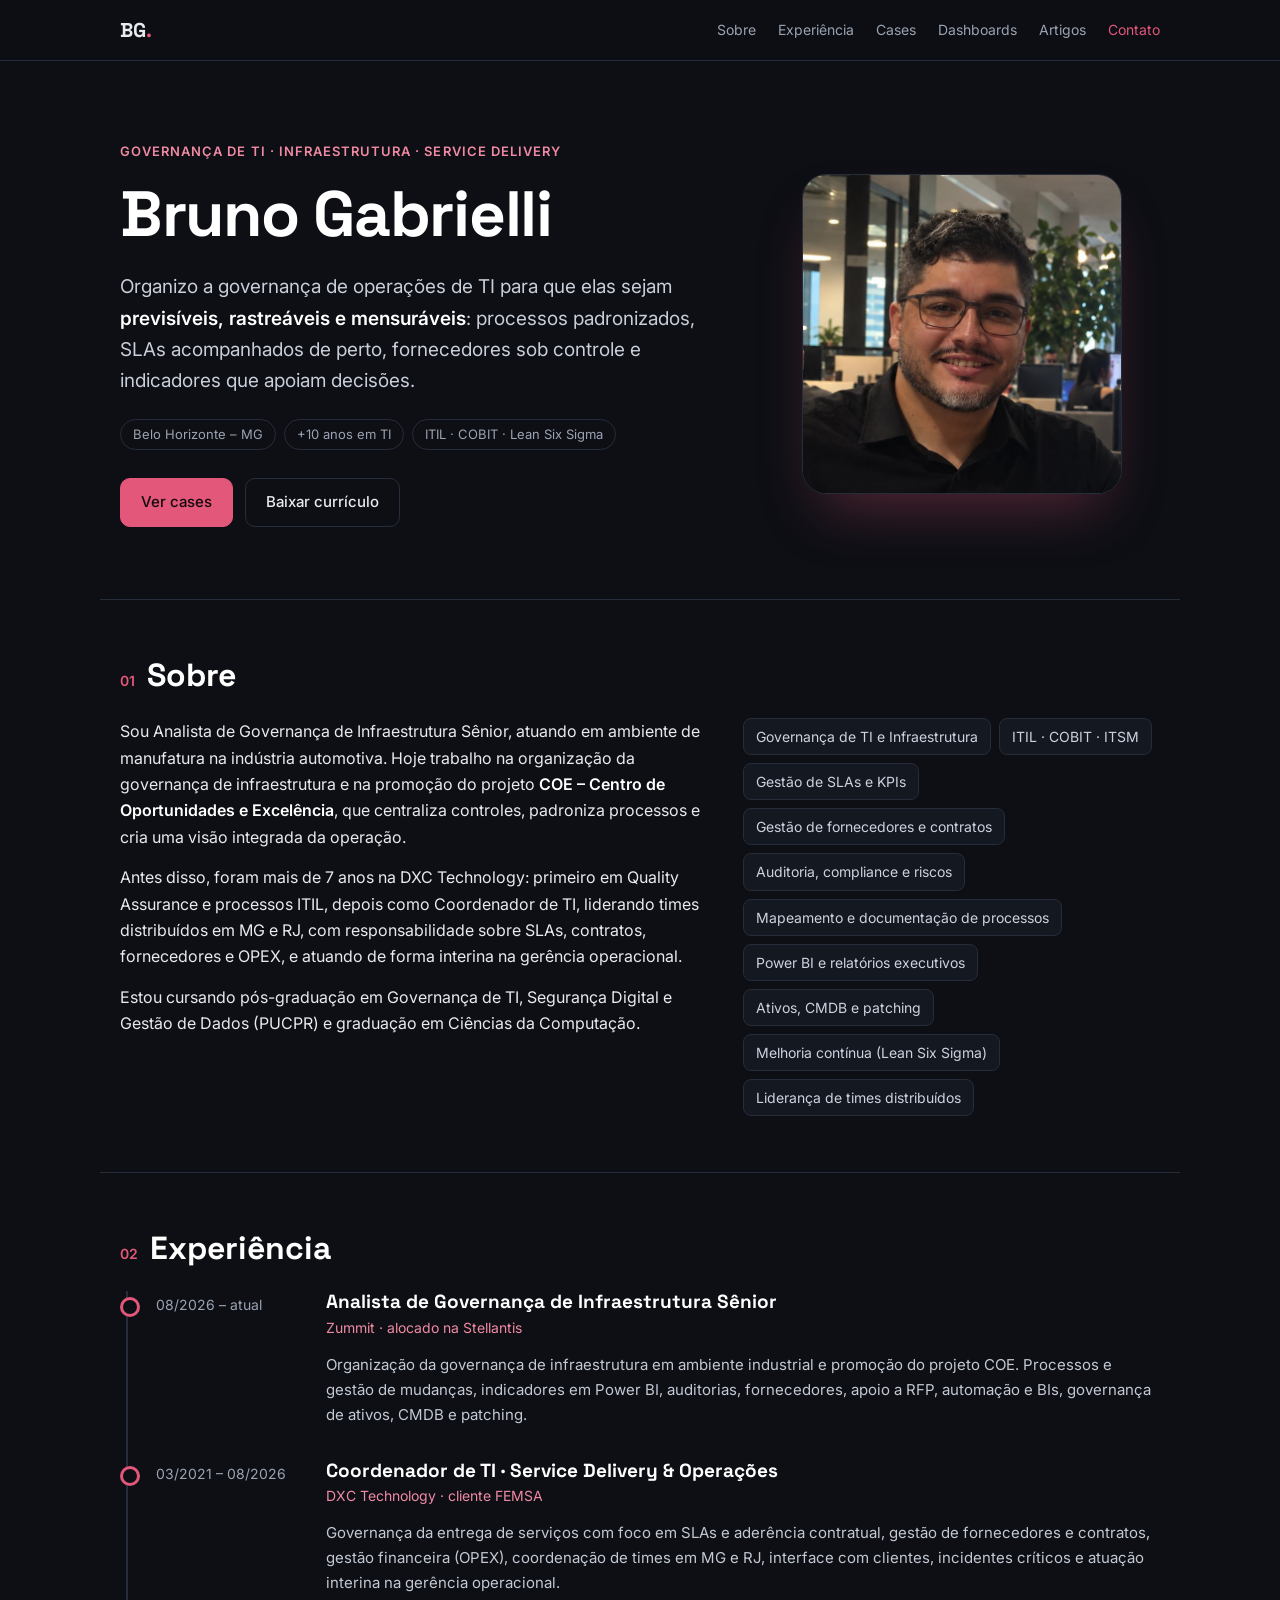
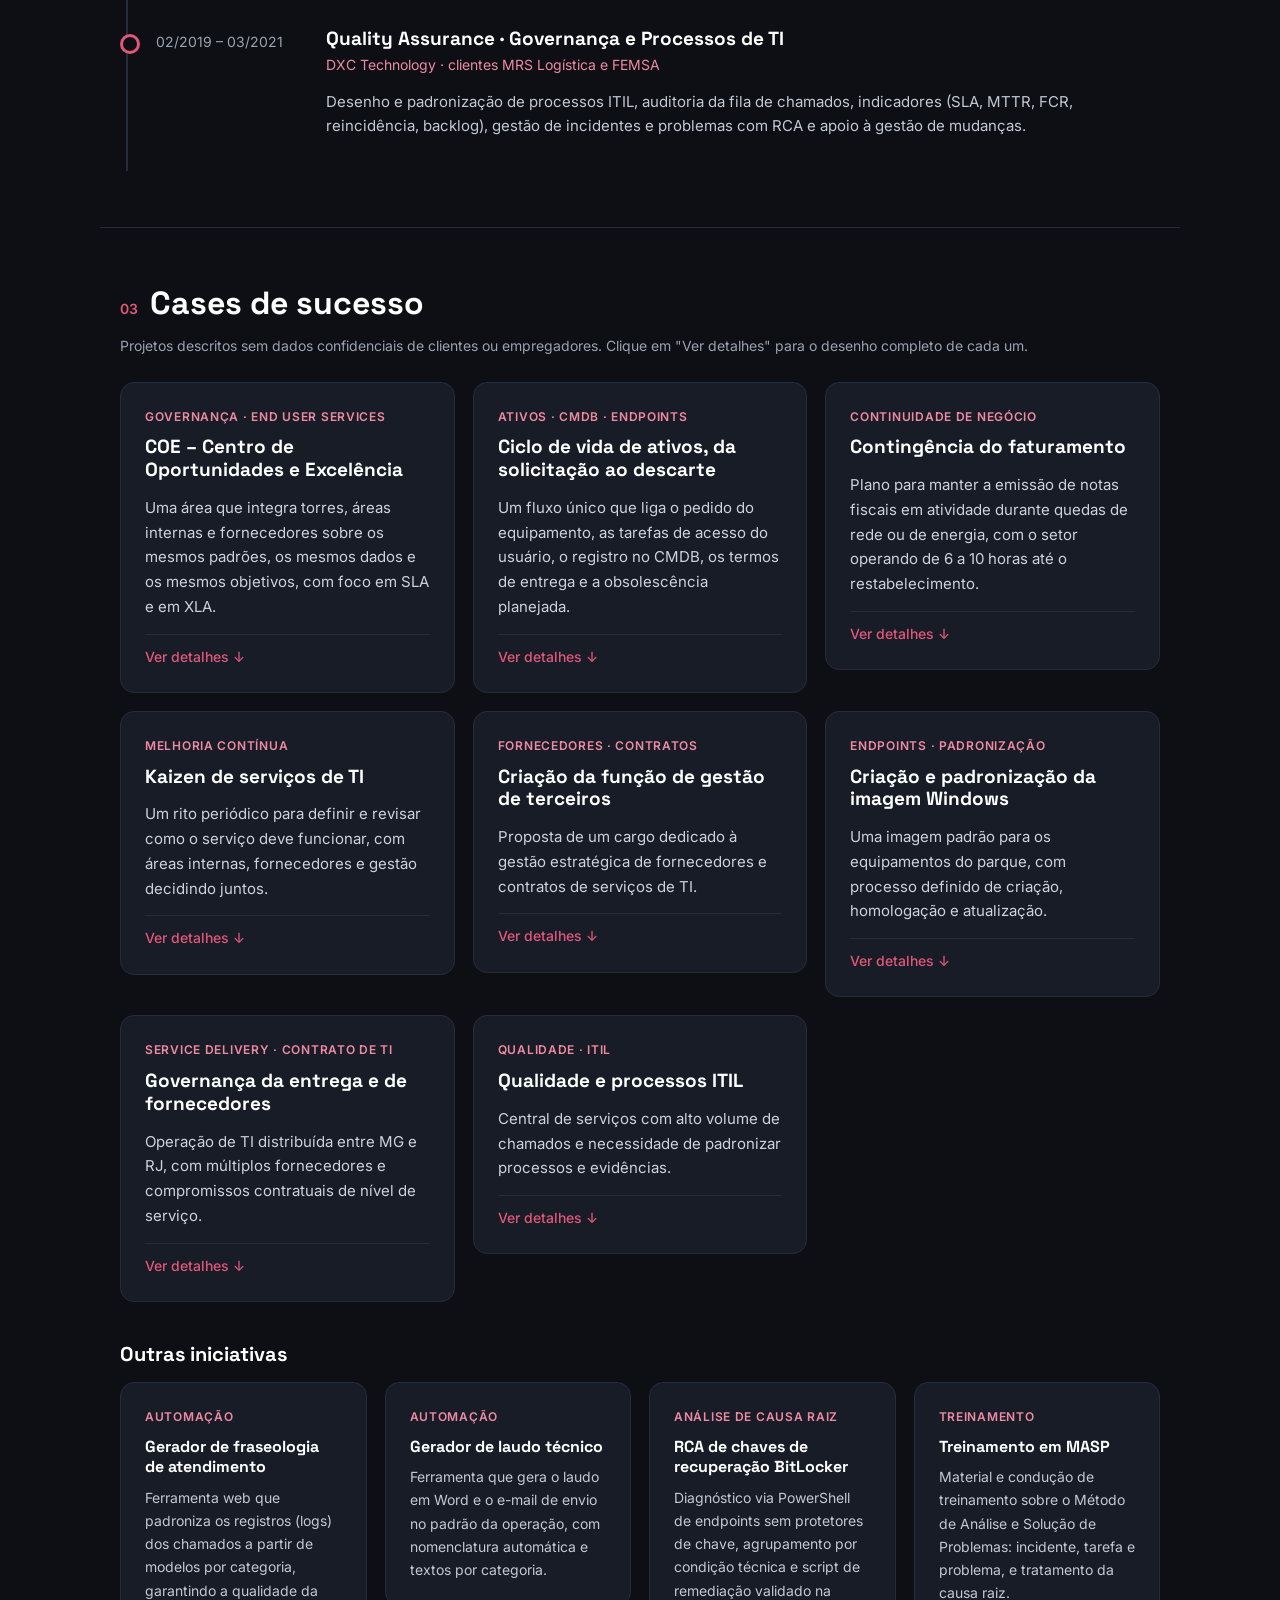
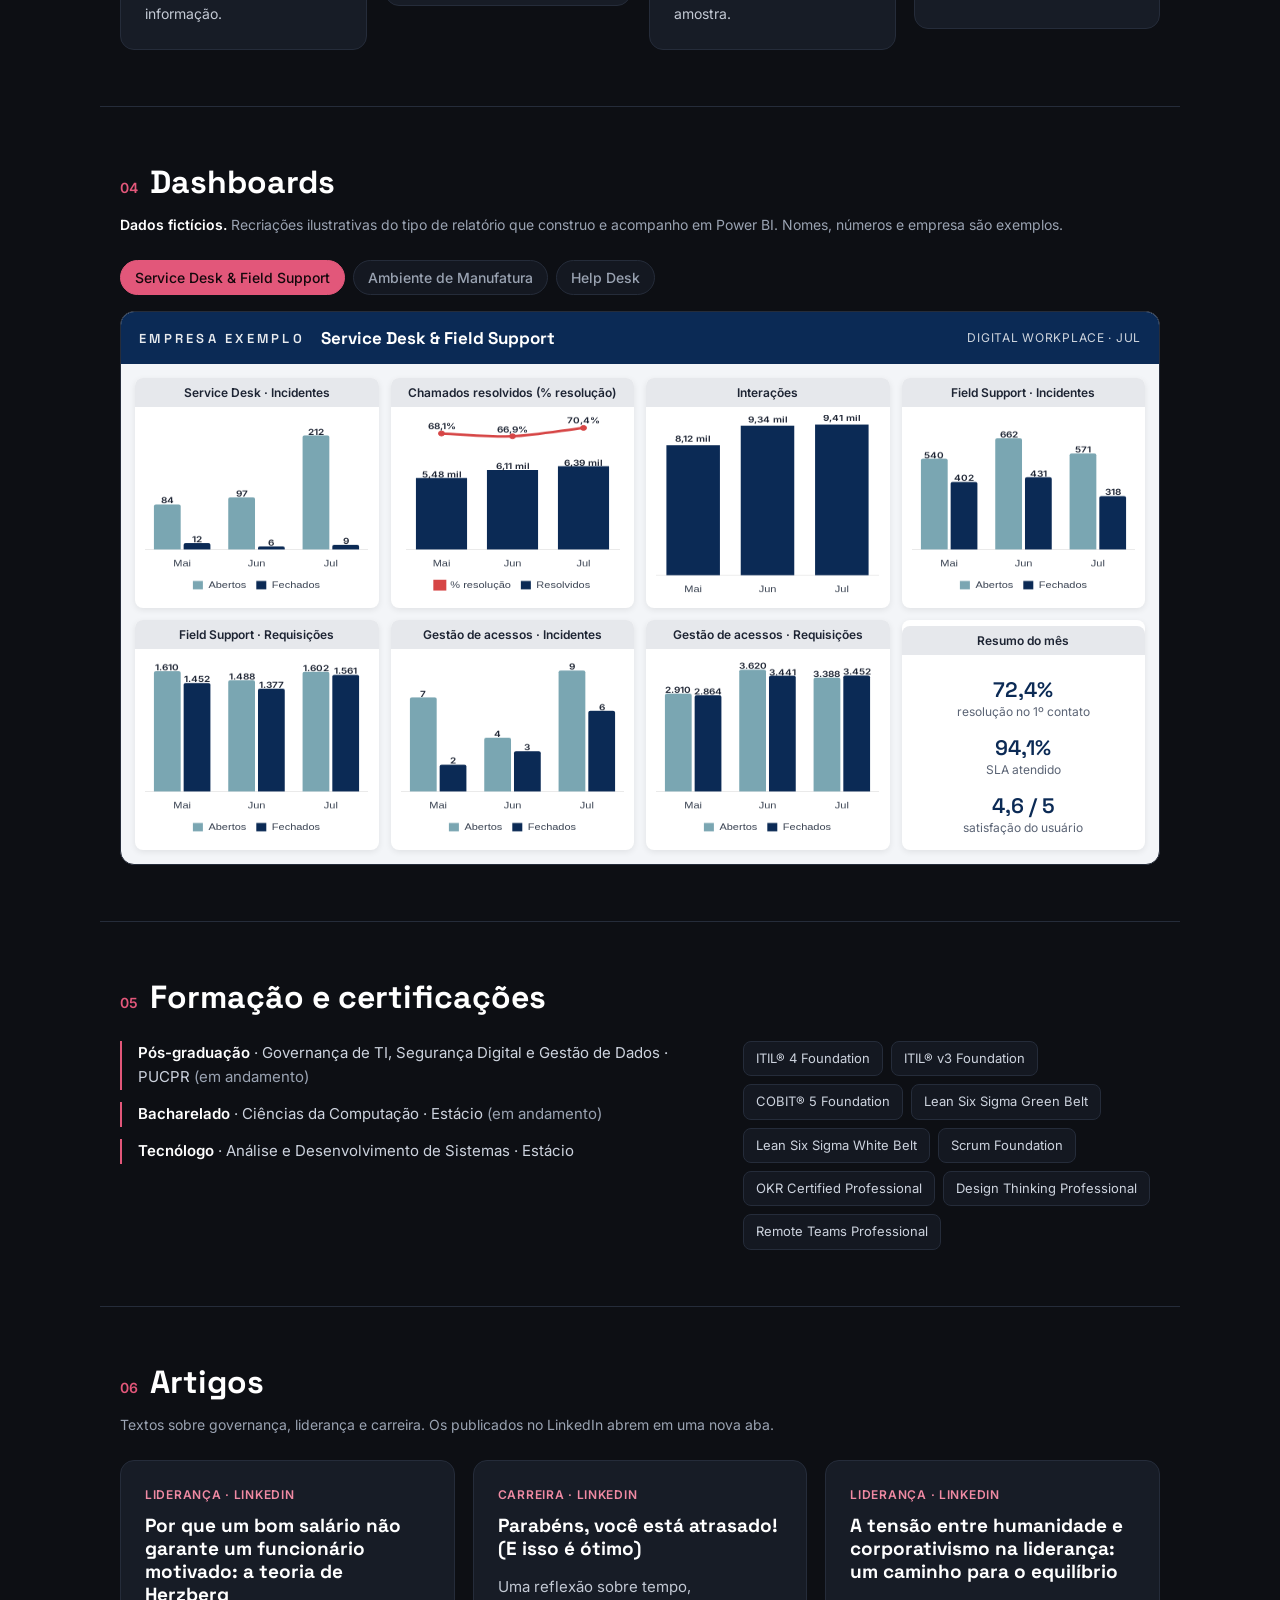
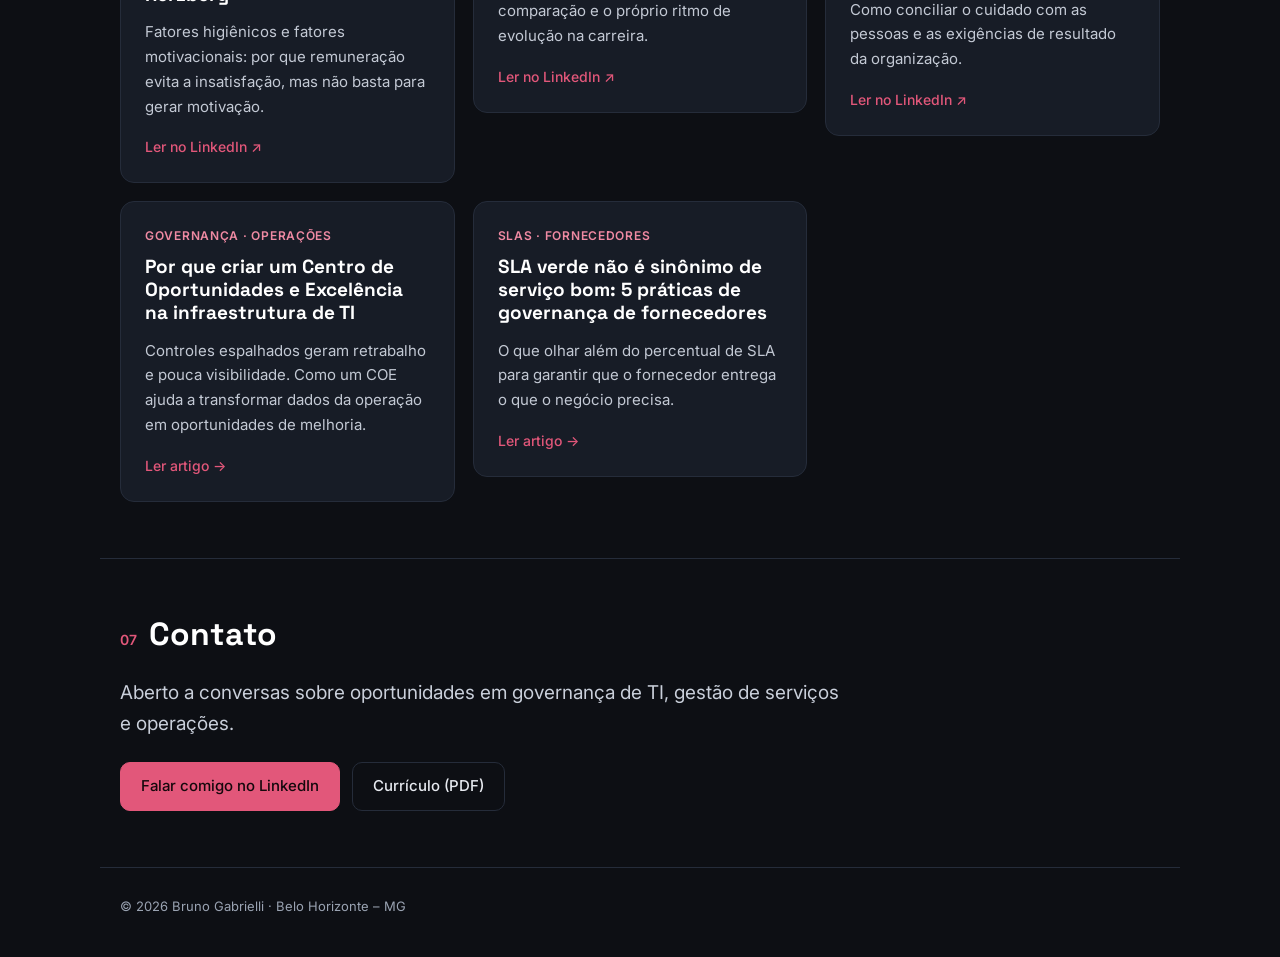
<file: index.html>
<!doctype html>
<html lang="pt-BR">
<head>
<meta charset="utf-8">
<meta name="viewport" content="width=device-width, initial-scale=1">
<title>Bruno Gabrielli · Governança de TI</title>
<meta name="description" content="Portfólio de Bruno Gabrielli: governança de TI e infraestrutura, gestão de serviços (ITIL/COBIT), SLAs, fornecedores e melhoria contínua. Belo Horizonte – MG.">
<meta property="og:title" content="Bruno Gabrielli · Governança de TI">
<meta property="og:description" content="Governança de TI e infraestrutura, ITIL, COBIT, SLAs, fornecedores e melhoria contínua.">
<meta property="og:image" content="assets/foto.jpg">
<link rel="icon" href="data:image/svg+xml,%3Csvg xmlns='http://www.w3.org/2000/svg' viewBox='0 0 32 32'%3E%3Crect width='32' height='32' rx='8' fill='%23e2577a'/%3E%3Ctext x='16' y='21' font-family='Arial' font-weight='700' font-size='14' text-anchor='middle' fill='%230d0f14'%3EBG%3C/text%3E%3C/svg%3E">
<link rel="preconnect" href="https://fonts.googleapis.com">
<link rel="preconnect" href="https://fonts.gstatic.com" crossorigin>
<link href="https://fonts.googleapis.com/css2?family=Inter:wght@400;500;600&family=Space+Grotesk:wght@500;600;700&display=swap" rel="stylesheet">
<link rel="stylesheet" href="assets/style.css">
</head>
<body>

<header class="nav">
  <div class="wrap nav-in">
    <a href="#topo" class="logo">BG<span>.</span></a>
    <nav>
      <a href="#sobre">Sobre</a>
      <a href="#experiencia">Experiência</a>
      <a href="#cases">Cases</a>
      <a href="#dashboards">Dashboards</a>
      <a href="#artigos">Artigos</a>
      <a href="#contato" class="nav-cta">Contato</a>
    </nav>
  </div>
</header>

<main id="topo">

<section class="hero wrap">
  <div class="hero-text">
    <p class="eyebrow">Governança de TI · Infraestrutura · Service Delivery</p>
    <h1>Bruno Gabrielli</h1>
    <p class="lead">Organizo a governança de operações de TI para que elas sejam <strong>previsíveis, rastreáveis e mensuráveis</strong>: processos padronizados, SLAs acompanhados de perto, fornecedores sob controle e indicadores que apoiam decisões.</p>
    <div class="hero-meta">
      <span>Belo Horizonte – MG</span>
      <span>+10 anos em TI</span>
      <span>ITIL · COBIT · Lean Six Sigma</span>
    </div>
    <div class="hero-btns">
      <a class="btn primary" href="#cases">Ver cases</a>
      <a class="btn" href="assets/Curriculo_Bruno_Gabrielli.pdf" download>Baixar currículo</a>
    </div>
  </div>
  <div class="hero-photo">
    <img src="assets/foto.jpg" alt="Foto de Bruno Gabrielli" width="320" height="320">
  </div>
</section>

<section id="sobre" class="wrap section">
  <h2 class="sec-title"><span>01</span> Sobre</h2>
  <div class="grid-2">
    <div>
      <p>Sou Analista de Governança de Infraestrutura Sênior, atuando em ambiente de manufatura na indústria automotiva. Hoje trabalho na organização da governança de infraestrutura e na promoção do projeto <strong>COE – Centro de Oportunidades e Excelência</strong>, que centraliza controles, padroniza processos e cria uma visão integrada da operação.</p>
      <p>Antes disso, foram mais de 7 anos na DXC Technology: primeiro em Quality Assurance e processos ITIL, depois como Coordenador de TI, liderando times distribuídos em MG e RJ, com responsabilidade sobre SLAs, contratos, fornecedores e OPEX, e atuando de forma interina na gerência operacional.</p>
      <p>Estou cursando pós-graduação em Governança de TI, Segurança Digital e Gestão de Dados (PUCPR) e graduação em Ciências da Computação.</p>
    </div>
    <ul class="skills">
      <li>Governança de TI e Infraestrutura</li>
      <li>ITIL · COBIT · ITSM</li>
      <li>Gestão de SLAs e KPIs</li>
      <li>Gestão de fornecedores e contratos</li>
      <li>Auditoria, compliance e riscos</li>
      <li>Mapeamento e documentação de processos</li>
      <li>Power BI e relatórios executivos</li>
      <li>Ativos, CMDB e patching</li>
      <li>Melhoria contínua (Lean Six Sigma)</li>
      <li>Liderança de times distribuídos</li>
    </ul>
  </div>
</section>

<section id="experiencia" class="wrap section">
  <h2 class="sec-title"><span>02</span> Experiência</h2>
  <ol class="timeline">
    <li>
      <div class="tl-date">08/2026 – atual</div>
      <div class="tl-body">
        <h3>Analista de Governança de Infraestrutura Sênior</h3>
        <p class="tl-org">Zummit · alocado na Stellantis</p>
        <p>Organização da governança de infraestrutura em ambiente industrial e promoção do projeto COE. Processos e gestão de mudanças, indicadores em Power BI, auditorias, fornecedores, apoio a RFP, automação e BIs, governança de ativos, CMDB e patching.</p>
      </div>
    </li>
    <li>
      <div class="tl-date">03/2021 – 08/2026</div>
      <div class="tl-body">
        <h3>Coordenador de TI · Service Delivery &amp; Operações</h3>
        <p class="tl-org">DXC Technology · cliente FEMSA</p>
        <p>Governança da entrega de serviços com foco em SLAs e aderência contratual, gestão de fornecedores e contratos, gestão financeira (OPEX), coordenação de times em MG e RJ, interface com clientes, incidentes críticos e atuação interina na gerência operacional.</p>
      </div>
    </li>
    <li>
      <div class="tl-date">02/2019 – 03/2021</div>
      <div class="tl-body">
        <h3>Quality Assurance · Governança e Processos de TI</h3>
        <p class="tl-org">DXC Technology · clientes MRS Logística e FEMSA</p>
        <p>Desenho e padronização de processos ITIL, auditoria da fila de chamados, indicadores (SLA, MTTR, FCR, reincidência, backlog), gestão de incidentes e problemas com RCA e apoio à gestão de mudanças.</p>
      </div>
    </li>
  </ol>
</section>

<section id="cases" class="wrap section">
  <h2 class="sec-title"><span>03</span> Cases de sucesso</h2>
  <p class="sec-note">Projetos descritos sem dados confidenciais de clientes ou empregadores. Clique em "Ver detalhes" para o desenho completo de cada um.</p>
  <div class="cards">

    <article class="card case">
      <p class="tag">Governança · End User Services</p>
      <h3>COE – Centro de Oportunidades e Excelência</h3>
      <p class="case-sum">Uma área que integra torres, áreas internas e fornecedores sobre os mesmos padrões, os mesmos dados e os mesmos objetivos, com foco em SLA e em XLA.</p>
      <details>
        <summary>Ver detalhes</summary>
        <dl>
          <dt>Problema</dt>
          <dd>As áreas dependem umas das outras (o dado de um equipamento define a fila do chamado e a regra de atualização que ele recebe), mas a integração entre elas não tinha dono. Havia acordos, mas não acompanhamento contínuo.</dd>
          <dt>Desenho</dt>
          <dd>Modelo em cinco etapas: <b>definir</b> padrões com as áreas, <b>repassar</b> à área executora, <b>executar</b>, <b>fiscalizar</b> por amostragem e <b>revisar</b> em Kaizen. O COE não executa a operação: define, acompanha e audita.</dd>
          <dt>Frentes</dt>
          <dd>Conformidade do atendimento, CMDB e estoque, ciclo de vida, integração de dados (SCCM → áreas), conformidade de patching por ambiente, preventivas, SLO entre áreas, gestão paralela de fornecedores, dicionário de indicadores e Kaizen.</dd>
          <dt>Ganhos</dt>
          <dd>Continuidade da produção, segurança acompanhada por ambiente, controle do parque, fornecedores acompanhados no dia a dia, experiência do usuário medida e decisão com dado único: uma métrica, uma fonte, um responsável.</dd>
        </dl>
      </details>
    </article>

    <article class="card case">
      <p class="tag">Ativos · CMDB · Endpoints</p>
      <h3>Ciclo de vida de ativos, da solicitação ao descarte</h3>
      <p class="case-sum">Um fluxo único que liga o pedido do equipamento, as tarefas de acesso do usuário, o registro no CMDB, os termos de entrega e a obsolescência planejada.</p>
      <details>
        <summary>Ver detalhes</summary>
        <dl>
          <dt>Solicitação e tarefas vinculadas</dt>
          <dd>A partir do pedido, o fluxo dispara as tarefas adjacentes à entrega: conta do usuário, acesso à intranet, Wi-Fi, Office e VPN. O equipamento só é entregue com o "kit" de acessos pronto.</dd>
          <dt>Vínculo com CMDB e ativo</dt>
          <dd>O equipamento (CI/asset) é vinculado ao chamado desde o momento da solicitação, e não só na entrega. Localização, responsável, torre e estado ficam rastreáveis em todo o ciclo.</dd>
          <dt>Documentação</dt>
          <dd>Termos padronizados de entrega, recolhimento e empréstimo, com evidência anexada ao registro do ativo.</dd>
          <dt>Obsolescência contínua</dt>
          <dd>Linha de corte definida por hardware ou garantia, classificando o parque em faixas (vigente, observação, obsoleto). A renovação anual passa a ser um plano previsível, com exceções formais e controle compensatório para equipamentos críticos.</dd>
          <dt>Ganhos</dt>
          <dd>Entrega mais rápida e completa ao usuário, base confiável, menos equipamentos "perdidos" e renovação defensável em orçamento.</dd>
        </dl>
      </details>
    </article>

    <article class="card case">
      <p class="tag">Continuidade de negócio</p>
      <h3>Contingência do faturamento</h3>
      <p class="case-sum">Plano para manter a emissão de notas fiscais em atividade durante quedas de rede ou de energia, com o setor operando de 6 a 10 horas até o restabelecimento.</p>
      <details>
        <summary>Ver detalhes</summary>
        <dl>
          <dt>Problema</dt>
          <dd>O faturamento é um processo que não pode parar: sem emissão de nota, a mercadoria não sai e a receita fica represada. Uma queda de rede ou de energia paralisava o setor.</dd>
          <dt>Desenho da contingência</dt>
          <dd><b>Energia:</b> estações, impressoras e equipamentos de rede do setor protegidos por nobreak dimensionado para a janela de autonomia definida.<br>
          <b>Rede:</b> link alternativo independente do principal para manter a comunicação com o sistema e com a SEFAZ.<br>
          <b>Sistema:</b> procedimento para operar nas modalidades de contingência previstas para a emissão de NF-e, com regularização após o retorno.<br>
          <b>Pessoas:</b> runbook simples com papéis, acionamento e checklist de retorno.</dd>
          <dt>Operação</dt>
          <dd>Testes periódicos simulando a queda, com registro do tempo de ativação e dos pontos de falha, e revisão do plano a cada teste.</dd>
          <dt>Ganhos</dt>
          <dd>Setor operante pelo mínimo necessário até o restabelecimento (6 a 10 horas), receita protegida e resposta previsível em vez de improviso.</dd>
        </dl>
      </details>
    </article>

    <article class="card case">
      <p class="tag">Melhoria contínua</p>
      <h3>Kaizen de serviços de TI</h3>
      <p class="case-sum">Um rito periódico para definir e revisar como o serviço deve funcionar, com áreas internas, fornecedores e gestão decidindo juntos.</p>
      <details>
        <summary>Ver detalhes</summary>
        <dl>
          <dt>Problema</dt>
          <dd>As reuniões de rotina tratam do resultado e da cobrança. Faltava um momento para <b>definir</b> regras em conjunto, um para <b>revisitar</b> o que foi decidido e um <b>registro único</b> das decisões.</dd>
          <dt>Desenho</dt>
          <dd>Três tipos de encontro: Kaizen de definições (na implantação), Kaizen de revisão (semestral) e Kaizen extraordinário (sob demanda). Ciclo PDCA em oito etapas, da coleta de temas à verificação.</dd>
          <dt>Princípios</dt>
          <dd>Decide quem executa; decisão com dado; foco no processo, não em pessoas; toda decisão tem dono, prazo e verificação; nada é definitivo.</dd>
          <dt>Ganhos</dt>
          <dd>Decisões que permanecem, um padrão único para plantas e torres, fornecedores comprometidos com o "como" e indicadores revistos com a evolução do serviço.</dd>
        </dl>
      </details>
    </article>

    <article class="card case">
      <p class="tag">Fornecedores · Contratos</p>
      <h3>Criação da função de gestão de terceiros</h3>
      <p class="case-sum">Proposta de um cargo dedicado à gestão estratégica de fornecedores e contratos de serviços de TI.</p>
      <details>
        <summary>Ver detalhes</summary>
        <dl>
          <dt>Problema</dt>
          <dd>Serviços terceirizados impactam diretamente a experiência do usuário, mas o acompanhamento de SLAs, contratos e custos ficava distribuído, sem um responsável dedicado.</dd>
          <dt>Gestão de terceiros</dt>
          <dd>Monitoramento de SLA e de experiência do usuário, acompanhamento de incidentes e problemas, auditoria e compliance, gestão de demandas, relacionamento com fornecedores, análise de performance e gestão de crises.</dd>
          <dt>Gestão de contratos</dt>
          <dd>Mapeamento de responsabilidades para evitar sobreposições e lacunas, apoio à negociação, controle de custos (CAPEX e OPEX) e revisão contínua dos contratos.</dd>
          <dt>Ganhos</dt>
          <dd>Entrega aderente às cláusulas contratuais, riscos operacionais reduzidos e custos sob controle.</dd>
        </dl>
      </details>
    </article>

    <article class="card case">
      <p class="tag">Endpoints · Padronização</p>
      <h3>Criação e padronização da imagem Windows</h3>
      <p class="case-sum">Uma imagem padrão para os equipamentos do parque, com processo definido de criação, homologação e atualização.</p>
      <details>
        <summary>Ver detalhes</summary>
        <dl>
          <dt>Problema</dt>
          <dd>Equipamentos preparados de formas diferentes geram comportamento imprevisível, retrabalho no atendimento e dificuldade para aplicar atualizações e políticas de segurança.</dd>
          <dt>Processo</dt>
          <dd>Definição da imagem base por perfil de uso; pacote de aplicações e drivers homologados por modelo; configurações e políticas de segurança aplicadas de fábrica; checklist de validação antes da liberação; versionamento e revisão periódica da imagem.</dd>
          <dt>Vantagens</dt>
          <dd>Preparação mais rápida de equipamentos, menos chamados por diferença de configuração, atualizações e patches previsíveis, segurança uniforme e menor tempo de reparo, já que todo equipamento parte do mesmo padrão.</dd>
        </dl>
      </details>
    </article>

    <article class="card case">
      <p class="tag">Service Delivery · Contrato de TI</p>
      <h3>Governança da entrega e de fornecedores</h3>
      <p class="case-sum">Operação de TI distribuída entre MG e RJ, com múltiplos fornecedores e compromissos contratuais de nível de serviço.</p>
      <details>
        <summary>Ver detalhes</summary>
        <dl>
          <dt>Minha atuação</dt>
          <dd>Monitoramento contínuo de SLAs, qualidade e prazos; negociação e tratativa de desvios com fornecedores; controle e previsão de OPEX; coordenação dos times e interface com o cliente.</dd>
          <dt>Ganhos</dt>
          <dd>Aderência contratual, estabilidade operacional e custos sob controle sem perda de qualidade.</dd>
        </dl>
      </details>
    </article>

    <article class="card case">
      <p class="tag">Qualidade · ITIL</p>
      <h3>Qualidade e processos ITIL</h3>
      <p class="case-sum">Central de serviços com alto volume de chamados e necessidade de padronizar processos e evidências.</p>
      <details>
        <summary>Ver detalhes</summary>
        <dl>
          <dt>Minha atuação</dt>
          <dd>Desenho e padronização de processos ITIL, auditoria da fila de chamados, análise de indicadores (SLA, MTTR, FCR, reincidência, backlog) e análise de causa raiz em problemas recorrentes.</dd>
          <dt>Ganhos</dt>
          <dd>Chamados bem categorizados, menos reincidência e relatórios confiáveis para a gestão.</dd>
        </dl>
      </details>
    </article>
  </div>

  <h3 class="sub-title">Outras iniciativas</h3>
  <div class="cards four">
    <div class="card mini">
      <p class="tag">Automação</p>
      <h4>Gerador de fraseologia de atendimento</h4>
      <p>Ferramenta web que padroniza os registros (logs) dos chamados a partir de modelos por categoria, garantindo a qualidade da informação.</p>
    </div>
    <div class="card mini">
      <p class="tag">Automação</p>
      <h4>Gerador de laudo técnico</h4>
      <p>Ferramenta que gera o laudo em Word e o e-mail de envio no padrão da operação, com nomenclatura automática e textos por categoria.</p>
    </div>
    <div class="card mini">
      <p class="tag">Análise de causa raiz</p>
      <h4>RCA de chaves de recuperação BitLocker</h4>
      <p>Diagnóstico via PowerShell de endpoints sem protetores de chave, agrupamento por condição técnica e script de remediação validado na amostra.</p>
    </div>
    <div class="card mini">
      <p class="tag">Treinamento</p>
      <h4>Treinamento em MASP</h4>
      <p>Material e condução de treinamento sobre o Método de Análise e Solução de Problemas: incidente, tarefa e problema, e tratamento da causa raiz.</p>
    </div>
  </div>
</section>

<section id="dashboards" class="wrap section">
  <h2 class="sec-title"><span>04</span> Dashboards</h2>
  <p class="sec-note"><strong>Dados fictícios.</strong> Recriações ilustrativas do tipo de relatório que construo e acompanho em Power BI. Nomes, números e empresa são exemplos.</p>

  <div class="tabs" role="tablist">
    <button class="tab active" data-tab="d1" role="tab">Service Desk &amp; Field Support</button>
    <button class="tab" data-tab="d2" role="tab">Ambiente de Manufatura</button>
    <button class="tab" data-tab="d3" role="tab">Help Desk</button>
  </div>

  <!-- Painel 1 -->
  <div class="report light" id="d1">
    <div class="rep-head"><span class="rep-brand">EMPRESA EXEMPLO</span><span class="rep-title">Service Desk &amp; Field Support</span><span class="rep-period">DIGITAL WORKPLACE · JUL</span></div>
    <div class="rep-grid g4">
      <div class="tile"><h5>Service Desk · Incidentes</h5><canvas id="c1a"></canvas></div>
      <div class="tile"><h5>Chamados resolvidos (% resolução)</h5><canvas id="c1b"></canvas></div>
      <div class="tile"><h5>Interações</h5><canvas id="c1c"></canvas></div>
      <div class="tile"><h5>Field Support · Incidentes</h5><canvas id="c1d"></canvas></div>
      <div class="tile"><h5>Field Support · Requisições</h5><canvas id="c1e"></canvas></div>
      <div class="tile"><h5>Gestão de acessos · Incidentes</h5><canvas id="c1f"></canvas></div>
      <div class="tile"><h5>Gestão de acessos · Requisições</h5><canvas id="c1g"></canvas></div>
      <div class="tile kpi-tile"><h5>Resumo do mês</h5>
        <div class="mini-kpi"><b>72,4%</b><span>resolução no 1º contato</span></div>
        <div class="mini-kpi"><b>94,1%</b><span>SLA atendido</span></div>
        <div class="mini-kpi"><b>4,6 / 5</b><span>satisfação do usuário</span></div>
      </div>
    </div>
  </div>

  <!-- Painel 2 -->
  <div class="report light" id="d2" hidden>
    <div class="rep-head"><span class="rep-brand">EMPRESA EXEMPLO</span><span class="rep-title">Ambiente de Manufatura</span><span class="rep-period">SERVIÇOS INDUSTRIAIS · JUL</span></div>
    <div class="rep-grid g4">
      <div class="tile"><h5>Equipamentos por status</h5><canvas id="c2a"></canvas></div>
      <div class="tile"><h5>Idade dos equipamentos</h5><canvas id="c2b"></canvas></div>
      <div class="tile span2"><h5>Custo mensal (R$ mil)</h5><canvas id="c2c"></canvas></div>
      <div class="tile"><h5>Inventário</h5>
        <table class="inv">
          <thead><tr><th>Tipo</th><th>Mês ant.</th><th>Atual</th><th>Gap</th></tr></thead>
          <tbody>
            <tr><td>Leitores</td><td>612</td><td>598</td><td class="neg">−14</td></tr>
            <tr><td>Computadores</td><td>5.240</td><td>5.282</td><td class="pos">42</td></tr>
            <tr><td>Monitores</td><td>2.310</td><td>2.301</td><td class="neg">−9</td></tr>
            <tr><td>Tablets</td><td>18</td><td>18</td><td>0</td></tr>
            <tr class="tot"><td>Total</td><td>8.180</td><td>8.199</td><td>19</td></tr>
          </tbody>
        </table>
      </div>
      <div class="tile"><h5>Validação do rotativo</h5><canvas id="c2d"></canvas></div>
      <div class="tile"><h5>Incidentes</h5><canvas id="c2e"></canvas></div>
      <div class="tile"><h5>Requisições</h5><canvas id="c2f"></canvas></div>
    </div>
  </div>

  <!-- Painel 3 -->
  <div class="report darkrep" id="d3" hidden>
    <div class="rep-head dk"><span class="rep-title">IT Help Desk</span><span class="rep-period">ANO · TODOS OS TIPOS · TODAS AS PRIORIDADES</span></div>
    <div class="hd-kpis">
      <div><span>Atribuídos</span><b>642</b></div>
      <div><span>Resolvidos</span><b>518</b></div>
      <div><span>Resolvidos sem prazo</span><b>47</b></div>
      <div><span>Abertos</span><b>124</b></div>
      <div><span>Média de dias em aberto</span><b>6,3</b></div>
    </div>
    <div class="rep-grid g3">
      <div class="tile dk"><h5>Chamados por prioridade</h5><canvas id="c3a"></canvas></div>
      <div class="tile dk span2"><h5>Chamados abertos por analista</h5><canvas id="c3b"></canvas></div>
      <div class="tile dk span2"><h5>Chamados por mês</h5><canvas id="c3c"></canvas></div>
      <div class="tile dk"><h5>Indicadores</h5>
        <div class="waffle-row"><div class="waffle" data-p="86"></div><div><b>86%</b><span>resolvidos dentro do SLA</span></div></div>
        <div class="waffle-row"><div class="waffle" data-p="19"></div><div><b>19%</b><span>dos abertos são de alta prioridade</span></div></div>
      </div>
      <div class="tile dk span3"><h5>Este ano vs ano anterior</h5><canvas id="c3d" class="wide"></canvas></div>
    </div>
  </div>
</section>

<section id="certificacoes" class="wrap section">
  <h2 class="sec-title"><span>05</span> Formação e certificações</h2>
  <div class="grid-2">
    <ul class="list">
      <li><b>Pós-graduação</b> · Governança de TI, Segurança Digital e Gestão de Dados · PUCPR <em>(em andamento)</em></li>
      <li><b>Bacharelado</b> · Ciências da Computação · Estácio <em>(em andamento)</em></li>
      <li><b>Tecnólogo</b> · Análise e Desenvolvimento de Sistemas · Estácio</li>
    </ul>
    <div class="badges">
      <span>ITIL® 4 Foundation</span><span>ITIL® v3 Foundation</span><span>COBIT® 5 Foundation</span>
      <span>Lean Six Sigma Green Belt</span><span>Lean Six Sigma White Belt</span><span>Scrum Foundation</span>
      <span>OKR Certified Professional</span><span>Design Thinking Professional</span><span>Remote Teams Professional</span>
    </div>
  </div>
</section>

<section id="artigos" class="wrap section">
  <h2 class="sec-title"><span>06</span> Artigos</h2>
  <p class="sec-note">Textos sobre governança, liderança e carreira. Os publicados no LinkedIn abrem em uma nova aba.</p>
  <div class="cards">
    <a class="card post" href="https://www.linkedin.com/pulse/por-que-um-bom-sal%C3%A1rio-n%C3%A3o-garante-funcion%C3%A1rio-teoria-bruno-gabrielli-byrpf/" target="_blank" rel="noopener">
      <p class="tag">Liderança · LinkedIn</p>
      <h3>Por que um bom salário não garante um funcionário motivado: a teoria de Herzberg</h3>
      <p>Fatores higiênicos e fatores motivacionais: por que remuneração evita a insatisfação, mas não basta para gerar motivação.</p>
      <span class="more">Ler no LinkedIn ↗</span>
    </a>
    <a class="card post" href="https://www.linkedin.com/pulse/parab%C3%A9ns-voc%C3%AA-est%C3%A1-atrasado-e-isso-%C3%A9-%C3%B3timo-bruno-gabrielli-qrswc/" target="_blank" rel="noopener">
      <p class="tag">Carreira · LinkedIn</p>
      <h3>Parabéns, você está atrasado! (E isso é ótimo)</h3>
      <p>Uma reflexão sobre tempo, comparação e o próprio ritmo de evolução na carreira.</p>
      <span class="more">Ler no LinkedIn ↗</span>
    </a>
    <a class="card post" href="https://www.linkedin.com/pulse/tens%C3%A3o-entre-humanidade-e-corporativismo-na-lideran%C3%A7a-bruno-gabrielli-jnavf/" target="_blank" rel="noopener">
      <p class="tag">Liderança · LinkedIn</p>
      <h3>A tensão entre humanidade e corporativismo na liderança: um caminho para o equilíbrio</h3>
      <p>Como conciliar o cuidado com as pessoas e as exigências de resultado da organização.</p>
      <span class="more">Ler no LinkedIn ↗</span>
    </a>
    <a class="card post" href="artigos/coe-centro-de-oportunidades-e-excelencia.html">
      <p class="tag">Governança · Operações</p>
      <h3>Por que criar um Centro de Oportunidades e Excelência na infraestrutura de TI</h3>
      <p>Controles espalhados geram retrabalho e pouca visibilidade. Como um COE ajuda a transformar dados da operação em oportunidades de melhoria.</p>
      <span class="more">Ler artigo →</span>
    </a>
    <a class="card post" href="artigos/governanca-de-slas-de-fornecedores.html">
      <p class="tag">SLAs · Fornecedores</p>
      <h3>SLA verde não é sinônimo de serviço bom: 5 práticas de governança de fornecedores</h3>
      <p>O que olhar além do percentual de SLA para garantir que o fornecedor entrega o que o negócio precisa.</p>
      <span class="more">Ler artigo →</span>
    </a>
  </div>
</section>

<section id="contato" class="wrap section contact">
  <h2 class="sec-title"><span>07</span> Contato</h2>
  <p class="lead">Aberto a conversas sobre oportunidades em governança de TI, gestão de serviços e operações.</p>
  <div class="hero-btns">
    <a class="btn primary" href="https://www.linkedin.com/in/bruno-gabrielli/" target="_blank" rel="noopener">Falar comigo no LinkedIn</a>
    <a class="btn" href="assets/Curriculo_Bruno_Gabrielli.pdf" download>Currículo (PDF)</a>
  </div>
</section>

</main>

<footer class="wrap foot">
  <p>© 2026 Bruno Gabrielli · Belo Horizonte – MG</p>
</footer>

<script src="assets/chart.umd.js"></script>
<script src="assets/dashboards.js"></script>
</body>
</html>
</file>
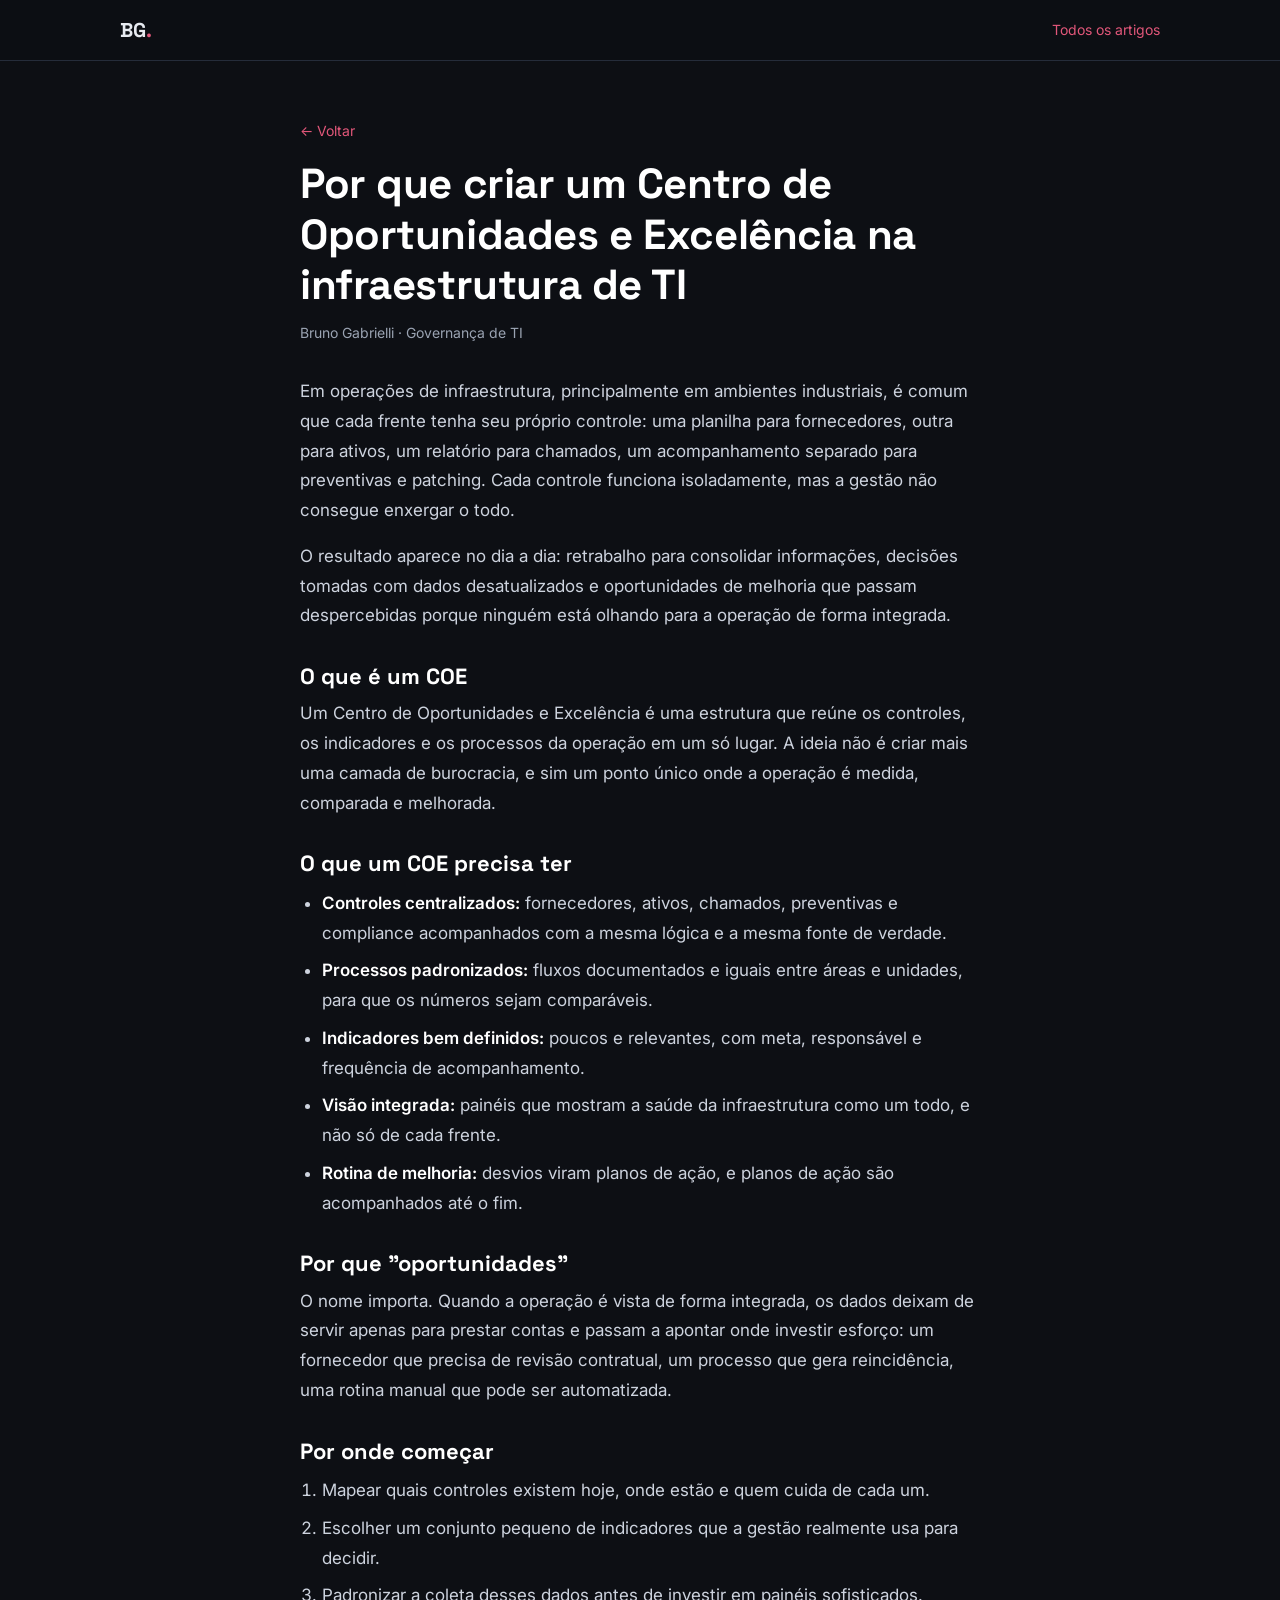
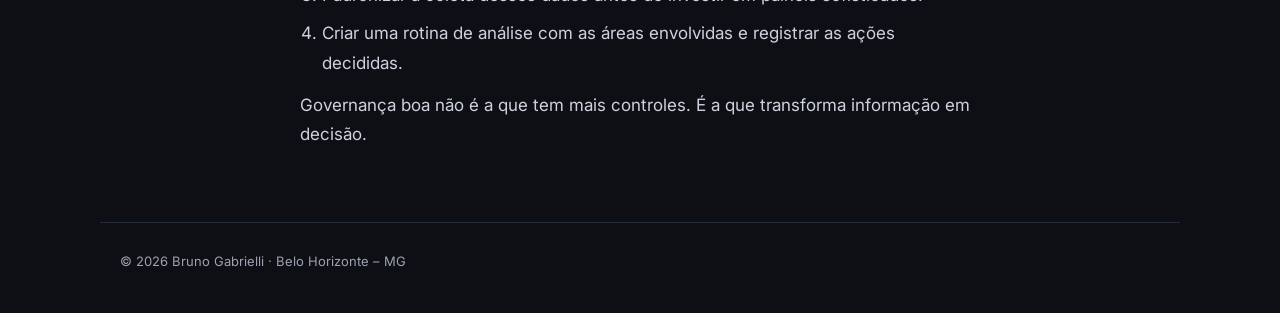
<file: artigos/coe-centro-de-oportunidades-e-excelencia.html>
<!doctype html>
<html lang="pt-BR">
<head>
<meta charset="utf-8">
<meta name="viewport" content="width=device-width, initial-scale=1">
<title>Por que criar um COE na infraestrutura de TI · Bruno Gabrielli</title>
<meta name="description" content="Como um Centro de Oportunidades e Excelência ajuda a transformar dados da operação de infraestrutura em melhoria contínua.">
<link rel="preconnect" href="https://fonts.googleapis.com">
<link rel="preconnect" href="https://fonts.gstatic.com" crossorigin>
<link href="https://fonts.googleapis.com/css2?family=Inter:wght@400;500;600&family=Space+Grotesk:wght@500;600;700&display=swap" rel="stylesheet">
<link rel="stylesheet" href="../assets/style.css">
</head>
<body>
<header class="nav"><div class="wrap nav-in"><a href="../index.html" class="logo">BG<span>.</span></a><nav><a href="../index.html#artigos" class="nav-cta">Todos os artigos</a></nav></div></header>
<main class="article">
  <a class="back" href="../index.html#artigos">← Voltar</a>
  <h1>Por que criar um Centro de Oportunidades e Excelência na infraestrutura de TI</h1>
  <p class="meta">Bruno Gabrielli · Governança de TI</p>

  <p>Em operações de infraestrutura, principalmente em ambientes industriais, é comum que cada frente tenha seu próprio controle: uma planilha para fornecedores, outra para ativos, um relatório para chamados, um acompanhamento separado para preventivas e patching. Cada controle funciona isoladamente, mas a gestão não consegue enxergar o todo.</p>
  <p>O resultado aparece no dia a dia: retrabalho para consolidar informações, decisões tomadas com dados desatualizados e oportunidades de melhoria que passam despercebidas porque ninguém está olhando para a operação de forma integrada.</p>

  <h2>O que é um COE</h2>
  <p>Um Centro de Oportunidades e Excelência é uma estrutura que reúne os controles, os indicadores e os processos da operação em um só lugar. A ideia não é criar mais uma camada de burocracia, e sim um ponto único onde a operação é medida, comparada e melhorada.</p>

  <h2>O que um COE precisa ter</h2>
  <ul>
    <li><b>Controles centralizados:</b> fornecedores, ativos, chamados, preventivas e compliance acompanhados com a mesma lógica e a mesma fonte de verdade.</li>
    <li><b>Processos padronizados:</b> fluxos documentados e iguais entre áreas e unidades, para que os números sejam comparáveis.</li>
    <li><b>Indicadores bem definidos:</b> poucos e relevantes, com meta, responsável e frequência de acompanhamento.</li>
    <li><b>Visão integrada:</b> painéis que mostram a saúde da infraestrutura como um todo, e não só de cada frente.</li>
    <li><b>Rotina de melhoria:</b> desvios viram planos de ação, e planos de ação são acompanhados até o fim.</li>
  </ul>

  <h2>Por que "oportunidades"</h2>
  <p>O nome importa. Quando a operação é vista de forma integrada, os dados deixam de servir apenas para prestar contas e passam a apontar onde investir esforço: um fornecedor que precisa de revisão contratual, um processo que gera reincidência, uma rotina manual que pode ser automatizada.</p>

  <h2>Por onde começar</h2>
  <ol>
    <li>Mapear quais controles existem hoje, onde estão e quem cuida de cada um.</li>
    <li>Escolher um conjunto pequeno de indicadores que a gestão realmente usa para decidir.</li>
    <li>Padronizar a coleta desses dados antes de investir em painéis sofisticados.</li>
    <li>Criar uma rotina de análise com as áreas envolvidas e registrar as ações decididas.</li>
  </ol>
  <p>Governança boa não é a que tem mais controles. É a que transforma informação em decisão.</p>
</main>
<footer class="wrap foot"><p>© 2026 Bruno Gabrielli · Belo Horizonte – MG</p></footer>
</body>
</html>
</file>
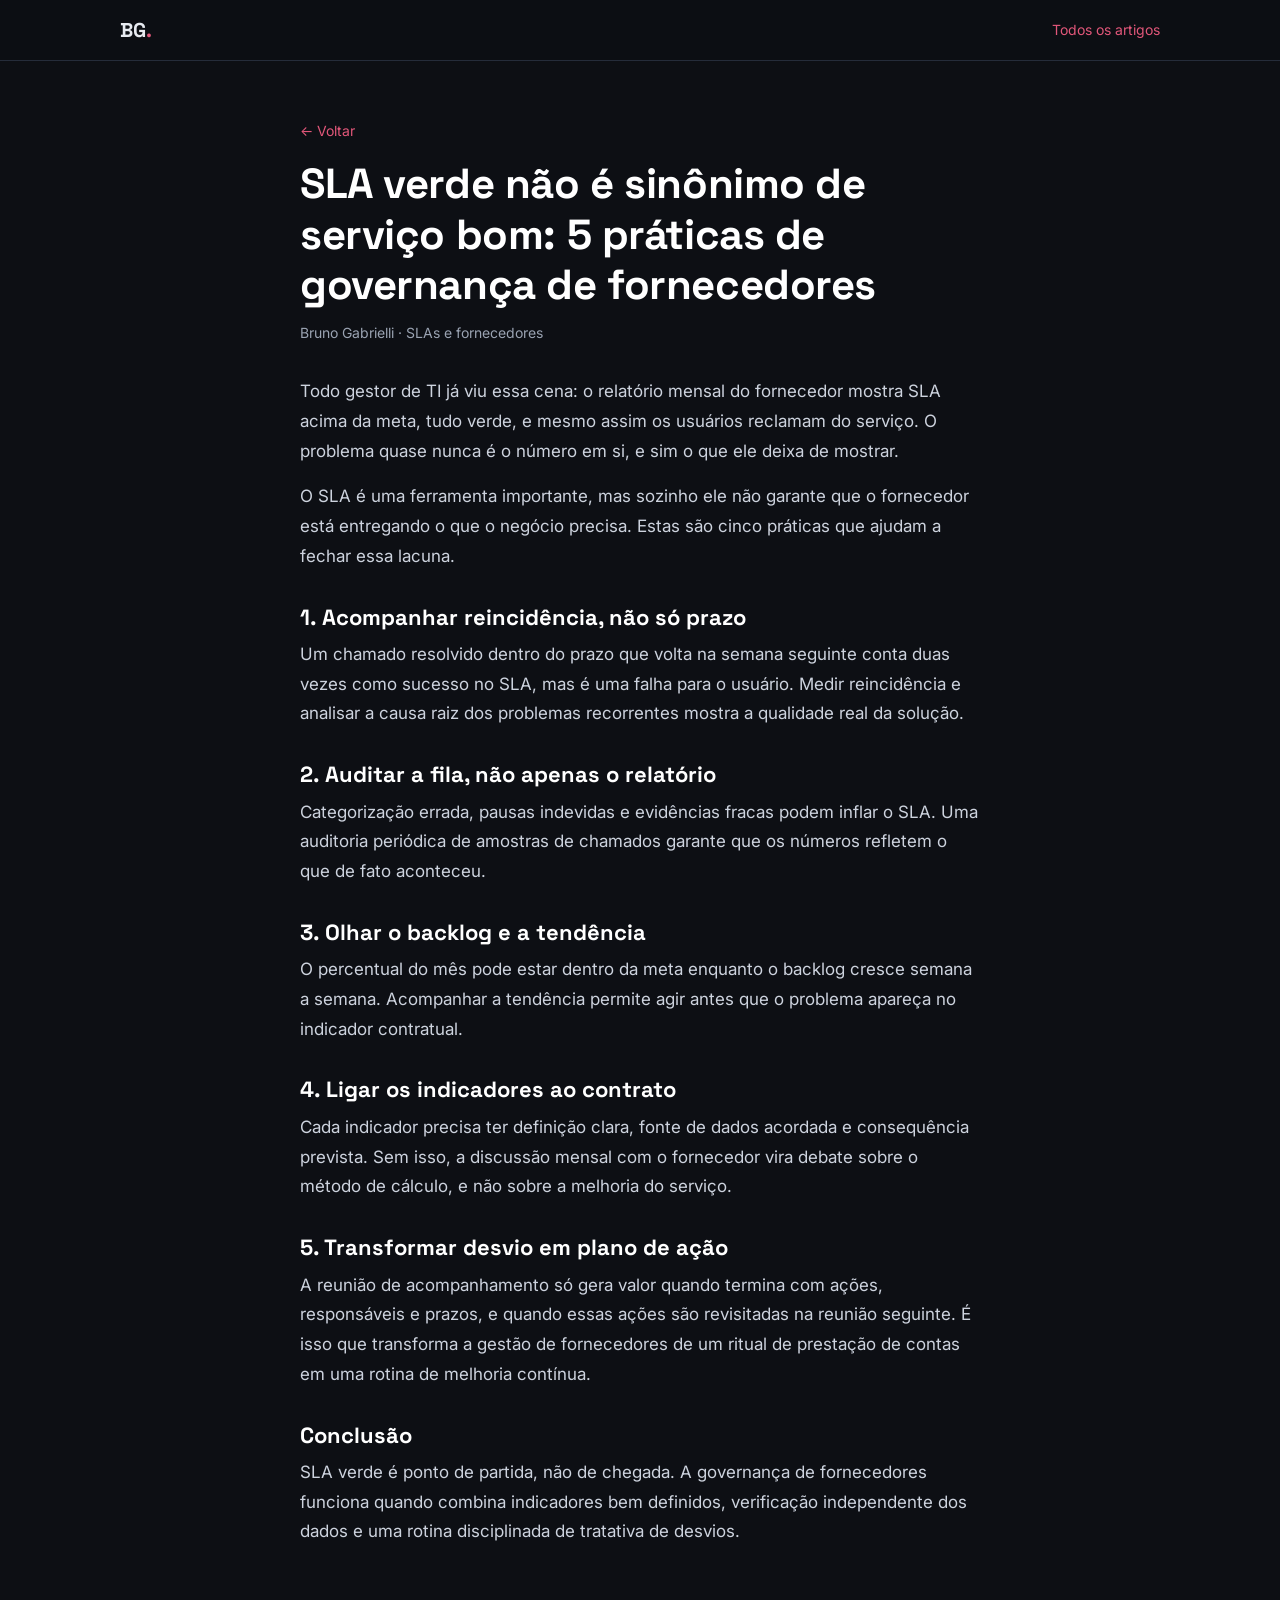
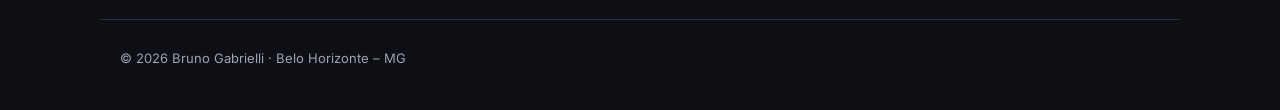
<file: artigos/governanca-de-slas-de-fornecedores.html>
<!doctype html>
<html lang="pt-BR">
<head>
<meta charset="utf-8">
<meta name="viewport" content="width=device-width, initial-scale=1">
<title>SLA verde não é sinônimo de serviço bom · Bruno Gabrielli</title>
<meta name="description" content="Cinco práticas de governança de fornecedores de TI que vão além do percentual de SLA.">
<link rel="preconnect" href="https://fonts.googleapis.com">
<link rel="preconnect" href="https://fonts.gstatic.com" crossorigin>
<link href="https://fonts.googleapis.com/css2?family=Inter:wght@400;500;600&family=Space+Grotesk:wght@500;600;700&display=swap" rel="stylesheet">
<link rel="stylesheet" href="../assets/style.css">
</head>
<body>
<header class="nav"><div class="wrap nav-in"><a href="../index.html" class="logo">BG<span>.</span></a><nav><a href="../index.html#artigos" class="nav-cta">Todos os artigos</a></nav></div></header>
<main class="article">
  <a class="back" href="../index.html#artigos">← Voltar</a>
  <h1>SLA verde não é sinônimo de serviço bom: 5 práticas de governança de fornecedores</h1>
  <p class="meta">Bruno Gabrielli · SLAs e fornecedores</p>

  <p>Todo gestor de TI já viu essa cena: o relatório mensal do fornecedor mostra SLA acima da meta, tudo verde, e mesmo assim os usuários reclamam do serviço. O problema quase nunca é o número em si, e sim o que ele deixa de mostrar.</p>
  <p>O SLA é uma ferramenta importante, mas sozinho ele não garante que o fornecedor está entregando o que o negócio precisa. Estas são cinco práticas que ajudam a fechar essa lacuna.</p>

  <h2>1. Acompanhar reincidência, não só prazo</h2>
  <p>Um chamado resolvido dentro do prazo que volta na semana seguinte conta duas vezes como sucesso no SLA, mas é uma falha para o usuário. Medir reincidência e analisar a causa raiz dos problemas recorrentes mostra a qualidade real da solução.</p>

  <h2>2. Auditar a fila, não apenas o relatório</h2>
  <p>Categorização errada, pausas indevidas e evidências fracas podem inflar o SLA. Uma auditoria periódica de amostras de chamados garante que os números refletem o que de fato aconteceu.</p>

  <h2>3. Olhar o backlog e a tendência</h2>
  <p>O percentual do mês pode estar dentro da meta enquanto o backlog cresce semana a semana. Acompanhar a tendência permite agir antes que o problema apareça no indicador contratual.</p>

  <h2>4. Ligar os indicadores ao contrato</h2>
  <p>Cada indicador precisa ter definição clara, fonte de dados acordada e consequência prevista. Sem isso, a discussão mensal com o fornecedor vira debate sobre o método de cálculo, e não sobre a melhoria do serviço.</p>

  <h2>5. Transformar desvio em plano de ação</h2>
  <p>A reunião de acompanhamento só gera valor quando termina com ações, responsáveis e prazos, e quando essas ações são revisitadas na reunião seguinte. É isso que transforma a gestão de fornecedores de um ritual de prestação de contas em uma rotina de melhoria contínua.</p>

  <h2>Conclusão</h2>
  <p>SLA verde é ponto de partida, não de chegada. A governança de fornecedores funciona quando combina indicadores bem definidos, verificação independente dos dados e uma rotina disciplinada de tratativa de desvios.</p>
</main>
<footer class="wrap foot"><p>© 2026 Bruno Gabrielli · Belo Horizonte – MG</p></footer>
</body>
</html>
</file>
<file: assets/style.css>
:root{
  --bg:#0d0f14; --bg2:#141821; --card:#171c26; --line:#252c3a;
  --text:#e7eaf0; --muted:#9aa3b2; --accent:#e2577a; --accent2:#f08aa3;
  --ok:#4fbf8f; --warn:#e6b34a; --bad:#e2577a;
  --radius:14px; --maxw:1080px;
}
*{box-sizing:border-box;margin:0;padding:0}
html{scroll-behavior:smooth;scroll-padding-top:72px}
body{background:var(--bg);color:var(--text);font:16px/1.65 Inter,system-ui,-apple-system,"Segoe UI",sans-serif;-webkit-font-smoothing:antialiased}
a{color:inherit;text-decoration:none}
strong,b{color:#fff;font-weight:600}
h1,h2,h3{font-family:"Space Grotesk",Inter,system-ui,sans-serif;line-height:1.2;color:#fff}
.wrap{max-width:var(--maxw);margin:0 auto;padding:0 20px}

/* nav */
.nav{position:sticky;top:0;z-index:10;background:rgba(13,15,20,.82);backdrop-filter:blur(10px);border-bottom:1px solid var(--line)}
.nav-in{display:flex;align-items:center;justify-content:space-between;height:60px;gap:16px}
.logo{font-family:"Space Grotesk",Inter,system-ui,sans-serif;font-weight:700;font-size:20px}
.logo span{color:var(--accent)}
.nav nav{display:flex;gap:22px;font-size:14px;color:var(--muted);overflow-x:auto;white-space:nowrap;scrollbar-width:none}
.nav nav::-webkit-scrollbar{display:none}
.nav nav a:hover{color:#fff}
.nav-cta{color:var(--accent)!important}

/* hero */
.hero{display:grid;grid-template-columns:1.5fr 1fr;gap:48px;align-items:center;padding-top:80px;padding-bottom:72px}
.eyebrow{color:var(--accent2);font-size:13px;letter-spacing:.08em;text-transform:uppercase;font-weight:600;margin-bottom:14px}
.hero h1{font-size:clamp(40px,7vw,64px);letter-spacing:-.02em;margin-bottom:18px}
.lead{font-size:clamp(17px,2.2vw,19px);color:#c9cfda;max-width:60ch}
.hero-meta{display:flex;flex-wrap:wrap;gap:8px;margin:22px 0 28px}
.hero-meta span{font-size:13px;color:var(--muted);border:1px solid var(--line);border-radius:999px;padding:4px 12px}
.hero-btns{display:flex;flex-wrap:wrap;gap:12px}
.btn{display:inline-flex;align-items:center;padding:11px 20px;border-radius:10px;border:1px solid var(--line);font-weight:500;font-size:15px;transition:.15s;max-width:100%;overflow-wrap:anywhere}
.btn:hover{border-color:var(--accent);color:#fff}
.btn.primary{background:var(--accent);border-color:var(--accent);color:#14080c}
.btn.primary:hover{background:var(--accent2)}
.hero-photo{justify-self:center;position:relative}
.hero-photo img{width:min(320px,70vw);height:auto;aspect-ratio:1;object-fit:cover;border-radius:24px;border:1px solid var(--line);display:block;box-shadow:0 30px 60px -20px rgba(226,87,122,.35)}

/* sections */
.section{padding:56px 20px;border-top:1px solid var(--line)}
.sec-title{font-size:clamp(26px,4vw,32px);margin-bottom:24px;display:flex;align-items:baseline;gap:12px}
.sec-title span{font-size:14px;color:var(--accent);font-family:Inter,system-ui,sans-serif;font-weight:600}
.sec-note{color:var(--muted);font-size:14px;margin:-12px 0 24px}
.section p+p{margin-top:14px}
.grid-2{display:grid;grid-template-columns:1.4fr 1fr;gap:40px}
.skills{list-style:none;display:flex;flex-wrap:wrap;gap:8px;align-content:flex-start}
.skills li{background:var(--bg2);border:1px solid var(--line);border-radius:8px;padding:6px 12px;font-size:14px;color:#cdd3de}

/* timeline */
.timeline{list-style:none;border-left:2px solid var(--line);margin-left:6px}
.timeline li{position:relative;padding:0 0 32px 28px;display:grid;grid-template-columns:150px 1fr;gap:20px}
.timeline li::before{content:"";position:absolute;left:-8px;top:6px;width:14px;height:14px;border-radius:50%;background:var(--bg);border:3px solid var(--accent)}
.tl-date{color:var(--muted);font-size:14px;padding-top:2px}
.tl-body h3{font-size:19px}
.tl-org{color:var(--accent2);font-size:14px;margin:2px 0 8px}
.tl-body p:last-child{color:#c3c9d4;font-size:15px}

/* cards */
.cards{display:grid;grid-template-columns:repeat(3,1fr);gap:18px}
.cards.two{grid-template-columns:repeat(2,1fr)}
.card{background:var(--card);border:1px solid var(--line);border-radius:var(--radius);padding:24px;transition:.15s}
.tag{font-size:12px;color:var(--accent2);text-transform:uppercase;letter-spacing:.06em;font-weight:600;margin-bottom:10px}
.card h3{font-size:19px;margin-bottom:14px}
.case dt{font-size:12px;color:var(--muted);text-transform:uppercase;letter-spacing:.06em;margin-top:12px}
.case dd{font-size:15px;color:#cdd3de}
.post{display:flex;flex-direction:column}
.post p:not(.tag){color:#c3c9d4;font-size:15px;flex:1}
.post:hover{border-color:var(--accent);transform:translateY(-2px)}
.more{margin-top:16px;color:var(--accent);font-weight:500;font-size:14px}

/* dashboards */
.dash{background:var(--bg2);border:1px solid var(--line);border-radius:var(--radius);padding:24px;margin-bottom:20px}
.dash-head{display:flex;justify-content:space-between;align-items:center;gap:12px;flex-wrap:wrap;margin-bottom:18px}
.dash-head h3{font-size:18px}
.pill{font-size:12px;color:var(--warn);border:1px solid rgba(230,179,74,.4);border-radius:999px;padding:3px 10px}
.kpis{display:grid;grid-template-columns:repeat(4,1fr);gap:12px;margin-bottom:18px}
.kpi{background:var(--card);border:1px solid var(--line);border-radius:10px;padding:14px;display:flex;flex-direction:column}
.kpi-l{font-size:12px;color:var(--muted)}
.kpi-v{font-family:"Space Grotesk",Inter,system-ui,sans-serif;font-size:26px;font-weight:600;color:#fff}
.kpi-d{font-size:12px;color:var(--ok)}
.kpi-d.warn{color:var(--warn)}
.charts{display:grid;grid-template-columns:1fr 1fr;gap:16px}
.charts.three{grid-template-columns:repeat(3,1fr)}
.chart{background:var(--card);border:1px solid var(--line);border-radius:10px;padding:16px}
.chart figcaption{font-size:13px;color:var(--muted);margin-bottom:12px}
.bars{position:relative;display:flex;flex-direction:column;gap:12px;padding-bottom:18px}
.bar-row{display:grid;grid-template-columns:96px 1fr 40px;align-items:center;gap:10px;font-size:13px;color:#cdd3de}
.bar{height:10px;background:#222937;border-radius:6px;overflow:hidden;position:relative}
.bar i{display:block;height:100%;background:var(--ok);border-radius:6px}
.bar i.warn{background:var(--warn)} .bar i.bad{background:var(--bad)}
.bar-row b{font-weight:500;text-align:right;font-size:13px;color:#fff}
.goal{position:absolute;top:-4px;bottom:0;width:0;border-left:1px dashed var(--muted);margin-left:calc(96px + 10px);transform:translateX(calc((100% - 0px)))}
.bars .goal{left:auto!important;display:none}
svg{display:block;width:100%;height:auto}
.grid line{stroke:#222937}
.axis text,.axis-x text{fill:var(--muted);font-size:9px;font-family:Inter,system-ui,sans-serif}
.axis text{text-anchor:end}
.axis-x text{text-anchor:middle}
.line{fill:none;stroke:var(--accent);stroke-width:2.5;stroke-linejoin:round}
.dots circle{fill:var(--bg);stroke:var(--accent);stroke-width:2}
.ring svg{max-width:150px;margin:0 auto}
.ring-bg{fill:none;stroke:#222937;stroke-width:12}
.ring-fg{fill:none;stroke:var(--ok);stroke-width:12;stroke-linecap:round}
.ring-fg.warn{stroke:var(--warn)}
.ring text{fill:#fff;font-family:"Space Grotesk",Inter,system-ui,sans-serif;font-size:22px;font-weight:600}
.ring figcaption{text-align:center}

/* certs */
.list{list-style:none;display:flex;flex-direction:column;gap:12px}
.list li{color:#cdd3de;font-size:15px;padding-left:16px;border-left:2px solid var(--accent)}
.list em{color:var(--muted);font-style:normal}
.badges{display:flex;flex-wrap:wrap;gap:8px;align-content:flex-start}
.badges span{font-size:13px;border:1px solid var(--line);background:var(--bg2);border-radius:8px;padding:6px 12px;color:#cdd3de}

.contact .lead{margin-bottom:22px}
.foot{padding:28px 20px 40px;color:var(--muted);font-size:13px;border-top:1px solid var(--line)}

/* article page */
.article{max-width:720px;margin:0 auto;padding:56px 20px 72px}
.article .back{color:var(--accent);font-size:14px}
.article h1{font-size:clamp(30px,5vw,42px);margin:16px 0 10px;letter-spacing:-.01em}
.article .meta{color:var(--muted);font-size:14px;margin-bottom:32px}
.article h2{font-size:22px;margin:32px 0 10px}
.article p,.article li{color:#cdd3de;font-size:17px;line-height:1.75}
.article p+p{margin-top:16px}
.article ul,.article ol{padding-left:22px;margin:12px 0}
.article li+li{margin-top:8px}

/* responsive */
@media (max-width:860px){
  .hero{grid-template-columns:1fr;padding-top:48px;gap:32px}
  .hero-photo{order:-1;justify-self:start}
  .hero-photo img{width:150px;border-radius:50%}
  .grid-2,.cards,.cards.two,.charts,.charts.three{grid-template-columns:1fr}
  .kpis{grid-template-columns:1fr 1fr}
  .timeline li{grid-template-columns:1fr;gap:4px}
  .nav nav{gap:16px}
  .nav nav a:not(.nav-cta){display:none}
}

/* cases v2 */
.case-sum{color:#cdd3de;font-size:15px}
.case details{margin-top:14px;border-top:1px solid var(--line);padding-top:10px}
.case summary{cursor:pointer;color:var(--accent);font-weight:500;font-size:14px;list-style:none}
.case summary::-webkit-details-marker{display:none}
.case summary::after{content:" ↓"}
.case details[open] summary::after{content:" ↑"}
.case dd b{color:#fff}
.cards{align-items:start}
.sub-title{font-size:20px;margin:40px 0 16px}
.cards.four{grid-template-columns:repeat(4,1fr)}
.mini h4{font-family:"Space Grotesk",Inter,system-ui,sans-serif;font-size:16px;color:#fff;margin-bottom:8px;line-height:1.3}
.mini p:not(.tag){font-size:14px;color:#c3c9d4}

/* dashboards v2 */
.tabs{display:flex;gap:8px;flex-wrap:wrap;margin-bottom:16px}
.tab{background:var(--bg2);border:1px solid var(--line);color:var(--muted);padding:8px 14px;border-radius:999px;font:500 14px Inter,system-ui,sans-serif;cursor:pointer}
.tab.active{background:var(--accent);border-color:var(--accent);color:#14080c}
.report{border-radius:var(--radius);overflow:hidden;border:1px solid var(--line)}
.report.light{background:#f3f5f8}
.report.darkrep{background:#1b1d24}
.rep-head{display:flex;align-items:center;gap:16px;flex-wrap:wrap;background:#0b2a55;color:#fff;padding:12px 18px}
.rep-head.dk{background:linear-gradient(90deg,#2a1f4a,#1b1d24)}
.rep-brand{font-family:"Space Grotesk",Inter,system-ui,sans-serif;letter-spacing:.25em;font-size:13px;font-weight:600;opacity:.9}
.rep-title{font-family:"Space Grotesk",Inter,system-ui,sans-serif;font-weight:700;font-size:17px;flex:1}
.rep-period{font-size:12px;letter-spacing:.06em;opacity:.8}
.rep-grid{display:grid;gap:12px;padding:14px}
.rep-grid.g4{grid-template-columns:repeat(4,1fr)}
.rep-grid.g3{grid-template-columns:repeat(3,1fr)}
.tile{background:#fff;border-radius:8px;box-shadow:0 2px 6px rgba(0,0,0,.08);padding:0 10px 10px;height:230px;display:flex;flex-direction:column;min-width:0}
.tile h5{font:600 12px Inter,system-ui,sans-serif;color:#1d2433;background:#e6e8ec;margin:0 -10px 8px;padding:7px 10px;border-radius:8px 8px 0 0;text-align:center}
.tile canvas{flex:1;min-height:0}
.tile.span2{grid-column:span 2}.tile.span3{grid-column:span 3;height:270px}
.tile.dk{background:#262833;box-shadow:none}
.tile.dk h5{background:transparent;color:#e7eaf0}
.kpi-tile{justify-content:space-around;gap:2px;padding-bottom:6px}
.mini-kpi{display:flex;flex-direction:column;align-items:center}
.mini-kpi b{font-family:"Space Grotesk",Inter,system-ui,sans-serif;font-size:21px;line-height:1.15;color:#0b2a55}
.mini-kpi span{font-size:12px;color:#5b6475}
.inv{width:100%;border-collapse:collapse;font-size:12px;color:#1d2433}
.inv th{background:#e6e8ec;padding:6px 4px;text-align:right;font-weight:600}
.inv th:first-child,.inv td:first-child{text-align:left}
.inv td{padding:7px 4px;text-align:right;border-bottom:1px solid #d5dbe5}
.inv .neg{color:#c0392b}.inv .pos{color:#1f8a4c}
.inv .tot td{background:#0b2a55;color:#fff;font-weight:600}
.hd-kpis{display:grid;grid-template-columns:repeat(5,1fr);gap:10px;padding:16px 14px 4px}
.hd-kpis div{display:flex;flex-direction:column}
.hd-kpis span{font-size:12px;color:#9aa3b2}
.hd-kpis b{font-family:"Space Grotesk",Inter,system-ui,sans-serif;font-size:26px;color:#fff}
.waffle-row{display:flex;gap:12px;align-items:center;margin-bottom:12px}
.waffle-row b{font-family:"Space Grotesk",Inter,system-ui,sans-serif;font-size:26px;color:#fff;display:block}
.waffle-row span{font-size:12px;color:#9aa3b2}
.waffle{display:grid;grid-template-columns:repeat(10,6px);gap:2px;flex:none}
.waffle i{width:6px;height:6px;border-radius:50%;background:#4a4d5a;display:block}
.waffle i.on{background:#8b2cf5}
@media (max-width:860px){
  .rep-grid.g4,.rep-grid.g3{grid-template-columns:1fr}
  .tile.span2,.tile.span3{grid-column:auto}
  .hd-kpis{grid-template-columns:repeat(2,1fr)}
  .cards.four{grid-template-columns:1fr}
  .rep-period,.rep-brand{display:none}
}
@media (min-width:861px) and (max-width:1040px){.cards.four{grid-template-columns:1fr 1fr}}
</file>
